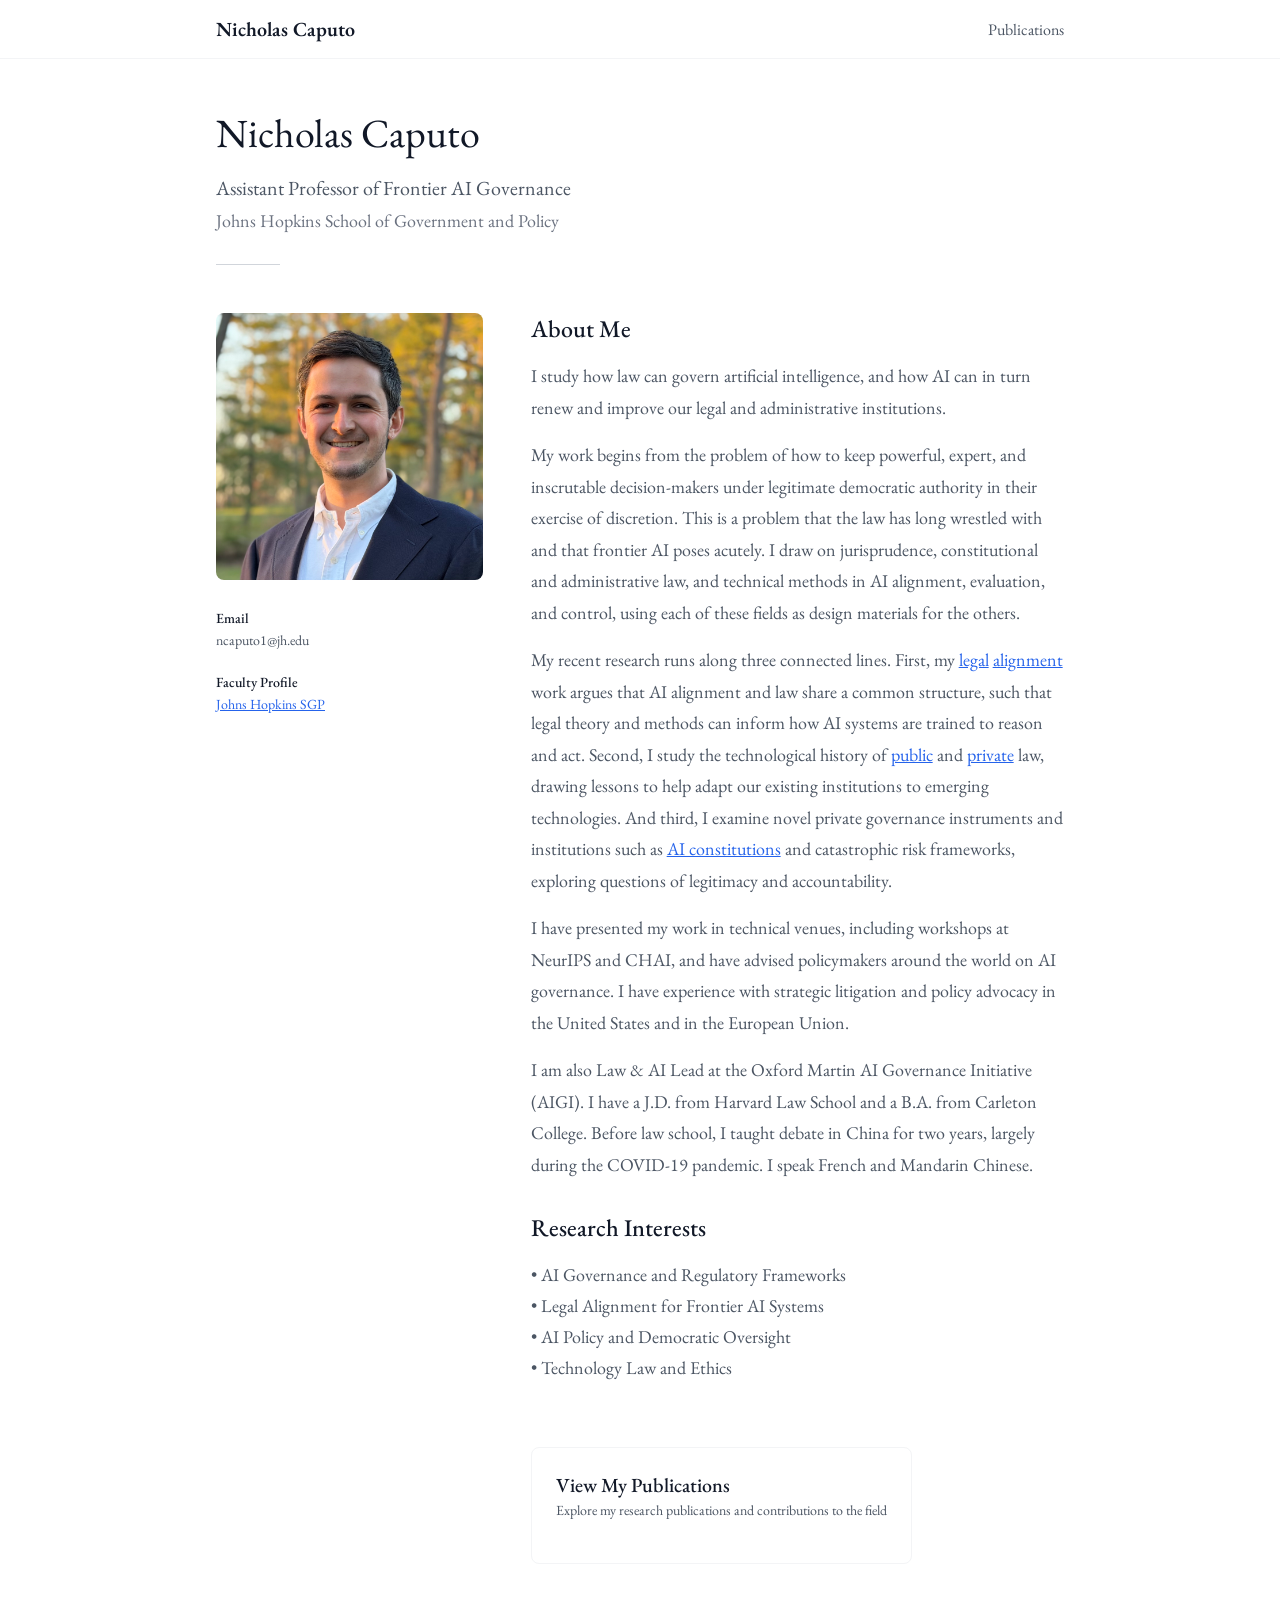
<file: index.html>
<!DOCTYPE html>
<html lang="en">
<head>
<meta charset="UTF-8">
<meta name="viewport" content="width=device-width, initial-scale=1.0">
<meta name="description" content="Assistant Professor at Johns Hopkins School of Government and Policy, focusing on legal alignment and AI institutions.">
<link rel="canonical" href="https://nicholascaputo.com/">
<title>Nicholas Caputo</title>
<link rel="icon" href="favicon.png" type="image/png">
<link rel="preconnect" href="https://fonts.googleapis.com">
<link rel="preconnect" href="https://fonts.gstatic.com" crossorigin>
<link href="https://fonts.googleapis.com/css2?family=EB+Garamond:ital,wght@0,400;0,500;0,600;1,400&display=swap" rel="stylesheet">
<link rel="stylesheet" href="styles.css">
</head>
<body>
<nav>
  <div class="nav-inner">
    <a href="/" class="nav-name">Nicholas Caputo</a>
    <div class="nav-links">
      <a href="publications.html">Publications</a>
    </div>
  </div>
</nav>
<main>
  <div style="margin-bottom:3rem">
    <h1>Nicholas Caputo</h1>
    <p class="subtitle">Assistant Professor of Frontier AI Governance</p>
    <p class="affiliation">Johns Hopkins School of Government and Policy</p>
    <div class="divider"></div>
  </div>
  <div class="grid">
    <div>
      <img src="NCaputo JHU SGP headshot.jpg" alt="Nicholas A. Caputo" class="profile-img">
      <div class="sidebar-section">
        <h3>Email</h3>
        <p>ncaputo1@jh.edu</p>
      </div>
      <div class="sidebar-section">
        <h3>Faculty Profile</h3>
        <p><a href="https://sgp.jhu.edu/people/nicholas-caputo/" target="_blank" rel="noopener noreferrer">Johns Hopkins SGP</a></p>
      </div>
    </div>
    <div class="content">
      <section>
        <h2>About Me</h2>
        <p>I study how law can govern artificial intelligence, and how AI can in turn renew and improve our legal and administrative institutions.</p>
        <p>My work begins from the problem of how to keep powerful, expert, and inscrutable decision-makers under legitimate democratic authority in their exercise of discretion. This is a problem that the law has long wrestled with and that frontier AI poses acutely. I draw on jurisprudence, constitutional and administrative law, and technical methods in AI alignment, evaluation, and control, using each of these fields as design materials for the others.</p>
        <p>My recent research runs along three connected lines. First, my <a class="inline-link" href="https://arxiv.org/abs/2601.04175" target="_blank" rel="noopener noreferrer">legal</a> <a class="inline-link" href="https://yjolt.org/alignment-jurisprudence" target="_blank" rel="noopener noreferrer">alignment</a> work argues that AI alignment and law share a common structure, such that legal theory and methods can inform how AI systems are trained to reason and act. Second, I study the technological history of <a class="inline-link" href="https://papers.ssrn.com/sol3/papers.cfm?abstract_id=6049814" target="_blank" rel="noopener noreferrer">public</a> and <a class="inline-link" href="https://law.stanford.edu/publications/quiet-enjoyment-uncovering-the-hidden-history-of-the-right-to-attention-in-private-and-public/" target="_blank" rel="noopener noreferrer">private</a> law, drawing lessons to help adapt our existing institutions to emerging technologies. And third, I examine novel private governance instruments and institutions such as <a class="inline-link" href="https://papers.ssrn.com/sol3/papers.cfm?abstract_id=6954798" target="_blank" rel="noopener noreferrer">AI constitutions</a> and catastrophic risk frameworks, exploring questions of legitimacy and accountability.</p>
        <p>I have presented my work in technical venues, including workshops at NeurIPS and CHAI, and have advised policymakers around the world on AI governance. I have experience with strategic litigation and policy advocacy in the United States and in the European Union.</p>
        <p>I am also Law & AI Lead at the Oxford Martin AI Governance Initiative (AIGI). I have a J.D. from Harvard Law School and a B.A. from Carleton College. Before law school, I taught debate in China for two years, largely during the COVID-19 pandemic. I speak French and Mandarin Chinese.</p>
      </section>
      <section>
        <h2>Research Interests</h2>
        <ul>
          <li>AI Governance and Regulatory Frameworks</li>
          <li>Legal Alignment for Frontier AI Systems</li>
          <li>AI Policy and Democratic Oversight</li>
          <li>Technology Law and Ethics</li>
        </ul>
      </section>
      <a href="publications.html" class="pub-link">
        <div>
          <h3>View My Publications</h3>
          <p>Explore my research publications and contributions to the field</p>
        </div>
      </a>
    </div>
  </div>
</main>
</body>
</html>
</file>
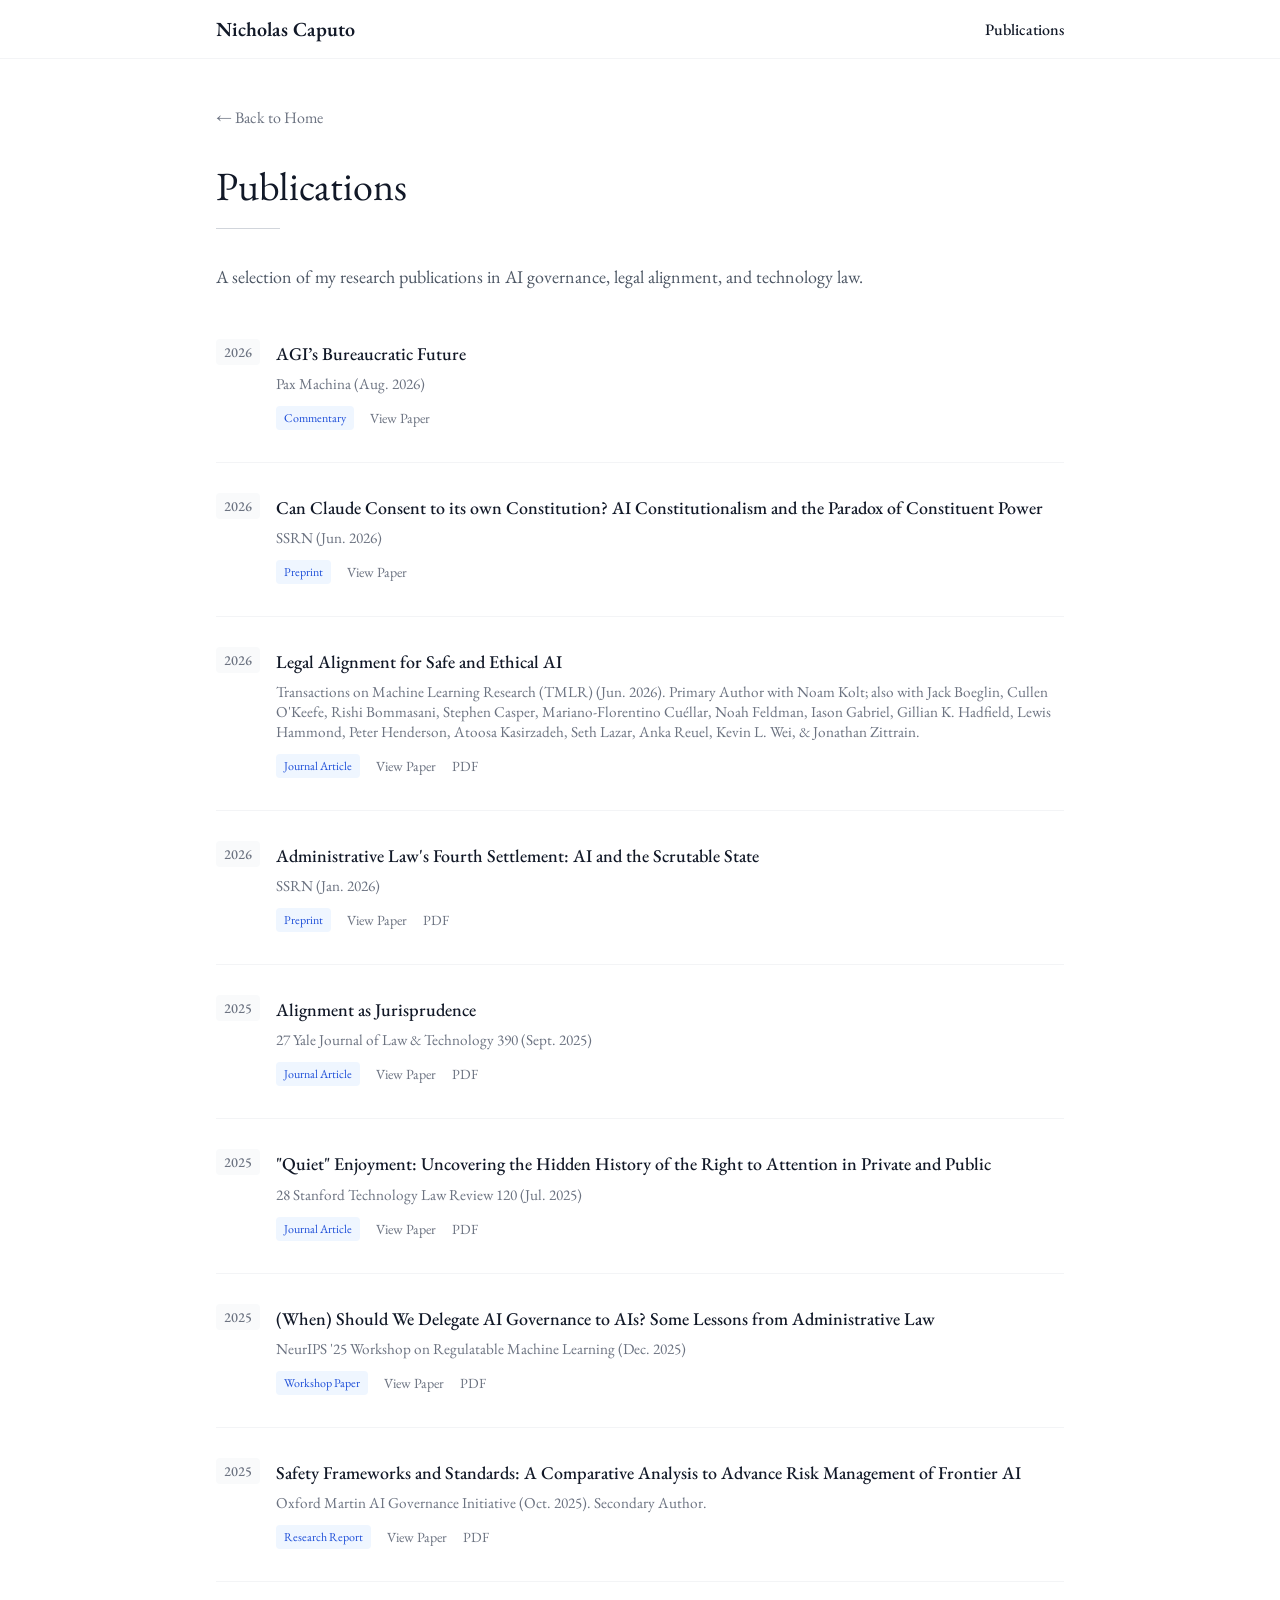
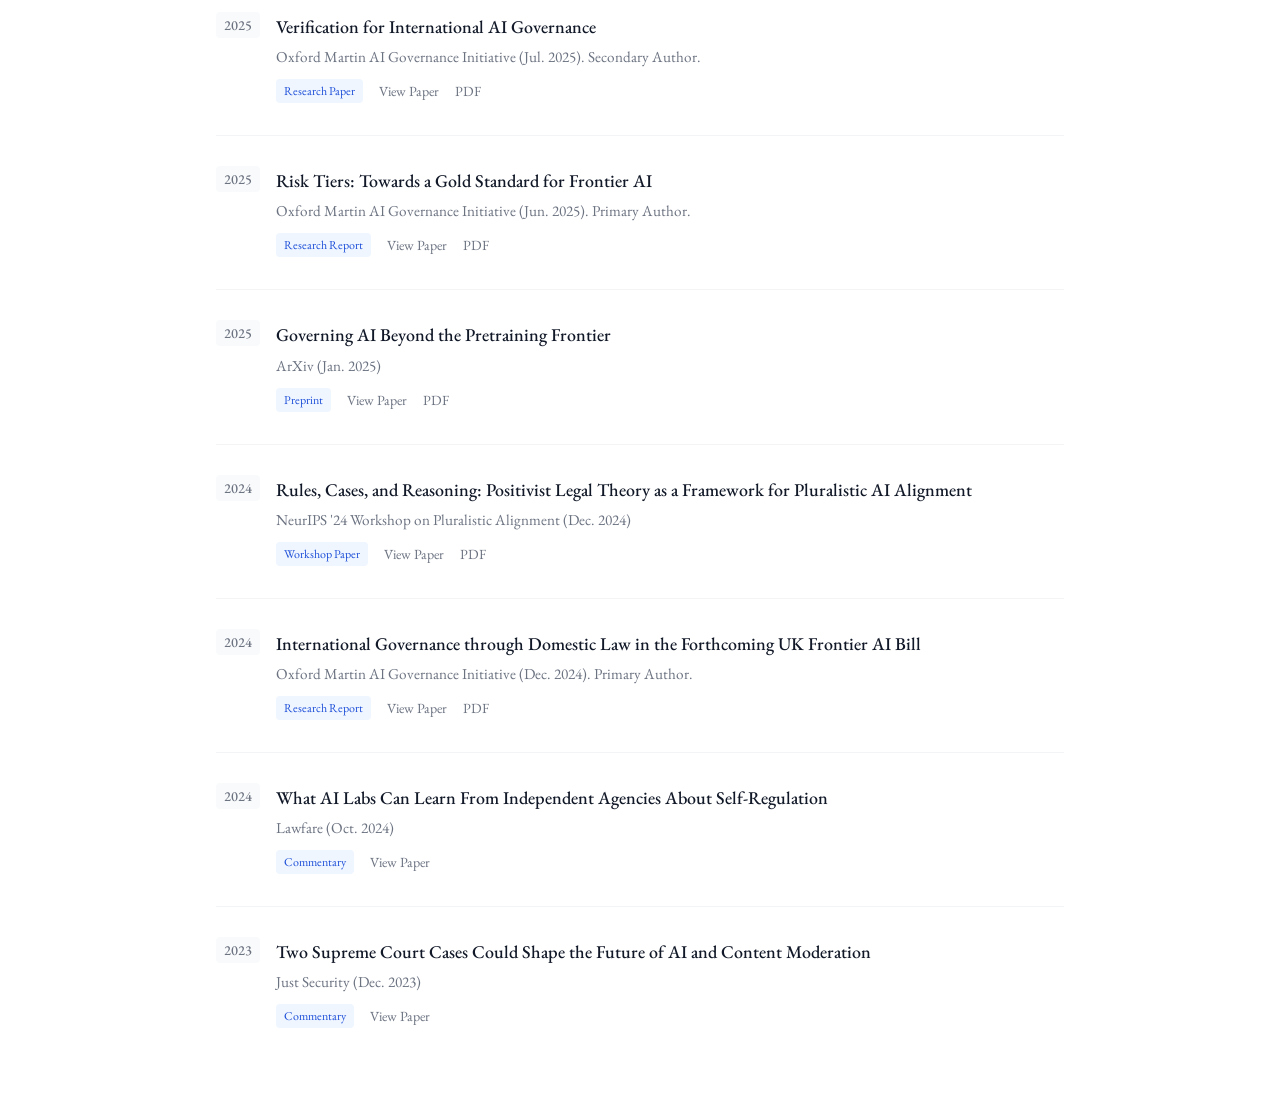
<file: publications.html>
<!DOCTYPE html>
<html lang="en">
<head>
<meta charset="UTF-8">
<meta name="viewport" content="width=device-width, initial-scale=1.0">
<meta name="description" content="Publications by Nicholas Caputo on AI governance, legal alignment, and technology law.">
<title>Publications - Nicholas Caputo</title>
<link rel="icon" href="favicon.png" type="image/png">
<link rel="preconnect" href="https://fonts.googleapis.com">
<link rel="preconnect" href="https://fonts.gstatic.com" crossorigin>
<link href="https://fonts.googleapis.com/css2?family=EB+Garamond:ital,wght@0,400;0,500;0,600;1,400&display=swap" rel="stylesheet">
<link rel="stylesheet" href="styles.css">
</head>
<body>
<nav>
  <div class="nav-inner">
    <a href="index.html" class="nav-name">Nicholas Caputo</a>
    <div class="nav-links">
      <a href="publications.html" class="active">Publications</a>
    </div>
  </div>
</nav>
<main>
  <a href="index.html" class="back-link">&larr; Back to Home</a>
  <div style="margin-bottom:3rem">
    <h1>Publications</h1>
    <div class="divider"></div>
    <p style="font-size:1.125rem;color:#4b5563;max-width:42rem;line-height:1.75">A selection of my research publications in AI governance, legal alignment, and technology law.</p>
  </div>
  <div class="pub-list">
    <article class="pub-item">
      <div class="pub-year"><span>2026</span></div>
      <div class="pub-details">
        <h3>AGI’s Bureaucratic Future</h3>
        <p class="venue">Pax Machina (Aug. 2026)</p>
        <div class="pub-meta">
          <span class="pub-type">Commentary</span>
          <a href="https://paxmachina.ai/agis-bureaucratic-future" target="_blank" rel="noopener noreferrer">View Paper</a>
        </div>
      </div>
    </article>
    <article class="pub-item">
      <div class="pub-year"><span>2026</span></div>
      <div class="pub-details">
        <h3>Can Claude Consent to its own Constitution? AI Constitutionalism and the Paradox of Constituent Power</h3>
        <p class="venue">SSRN (Jun. 2026)</p>
        <div class="pub-meta">
          <span class="pub-type">Preprint</span>
          <a href="https://papers.ssrn.com/sol3/papers.cfm?abstract_id=6954798" target="_blank" rel="noopener noreferrer">View Paper</a>
        </div>
      </div>
  </article>
    <article class="pub-item">
      <div class="pub-year"><span>2026</span></div>
      <div class="pub-details">
        <h3>Legal Alignment for Safe and Ethical AI</h3>
        <p class="venue">Transactions on Machine Learning Research (TMLR) (Jun. 2026). Primary Author with Noam Kolt; also with Jack Boeglin, Cullen O'Keefe, Rishi Bommasani, Stephen Casper, Mariano-Florentino Cuéllar, Noah Feldman, Iason Gabriel, Gillian K. Hadfield, Lewis Hammond, Peter Henderson, Atoosa Kasirzadeh, Seth Lazar, Anka Reuel, Kevin L. Wei, &amp; Jonathan Zittrain.</p>
        <div class="pub-meta">
          <span class="pub-type">Journal Article</span>
          <a href="https://www.arxiv.org/abs/2601.04175" target="_blank" rel="noopener noreferrer">View Paper</a> <a href="legal-alignment-for-safe-and-ethical-ai.pdf" target="_blank" rel="noopener noreferrer">PDF</a>
        </div>
      </div>
    </article>
      <article class="pub-item">
      <div class="pub-year"><span>2026</span></div>
      <div class="pub-details">
        <h3>Administrative Law's Fourth Settlement: AI and the Scrutable State</h3>
        <p class="venue">SSRN (Jan. 2026)</p>
        <div class="pub-meta">
          <span class="pub-type">Preprint</span>
          <a href="https://papers.ssrn.com/sol3/papers.cfm?abstract_id=6049814" target="_blank" rel="noopener noreferrer">View Paper</a> <a href="administrative-laws-fourth-settlement.pdf" target="_blank" rel="noopener noreferrer">PDF</a>
        </div>
      </div>
    </article>
    <article class="pub-item">
      <div class="pub-year"><span>2025</span></div>
      <div class="pub-details">
        <h3>Alignment as Jurisprudence</h3>
        <p class="venue">27 Yale Journal of Law &amp; Technology 390 (Sept. 2025)</p>
        <div class="pub-meta">
          <span class="pub-type">Journal Article</span>
          <a href="https://yjolt.org/alignment-jurisprudence" target="_blank" rel="noopener noreferrer">View Paper</a> <a href="alignment-as-jurisprudence.pdf" target="_blank" rel="noopener noreferrer">PDF</a>
        </div>
      </div>
    </article>
    <article class="pub-item">
      <div class="pub-year"><span>2025</span></div>
      <div class="pub-details">
        <h3>"Quiet" Enjoyment: Uncovering the Hidden History of the Right to Attention in Private and Public</h3>
        <p class="venue">28 Stanford Technology Law Review 120 (Jul. 2025)</p>
        <div class="pub-meta">
          <span class="pub-type">Journal Article</span>
          <a href="https://law.stanford.edu/publications/quiet-enjoyment-uncovering-the-hidden-history-of-the-right-to-attention-in-private-and-public/" target="_blank" rel="noopener noreferrer">View Paper</a> <a href="quiet-enjoyment.pdf" target="_blank" rel="noopener noreferrer">PDF</a>
        </div>
      </div>
    </article>
    <article class="pub-item">
      <div class="pub-year"><span>2025</span></div>
      <div class="pub-details">
        <h3>(When) Should We Delegate AI Governance to AIs? Some Lessons from Administrative Law</h3>
        <p class="venue">NeurIPS '25 Workshop on Regulatable Machine Learning (Dec. 2025)</p>
        <div class="pub-meta">
          <span class="pub-type">Workshop Paper</span>
          <a href="https://arxiv.org/abs/2509.22717" target="_blank" rel="noopener noreferrer">View Paper</a> <a href="when-should-we-delegate-ai-governance.pdf" target="_blank" rel="noopener noreferrer">PDF</a>
        </div>
      </div>
    </article>
    <article class="pub-item">
      <div class="pub-year"><span>2025</span></div>
      <div class="pub-details">
        <h3>Safety Frameworks and Standards: A Comparative Analysis to Advance Risk Management of Frontier AI</h3>
        <p class="venue">Oxford Martin AI Governance Initiative (Oct. 2025). Secondary Author.</p>
        <div class="pub-meta">
          <span class="pub-type">Research Report</span>
          <a href="https://aigi.ox.ac.uk/publications/safety-frameworks-and-standards-a-comparative-analysis-to-advance-risk-management-of-frontier-ai/" target="_blank" rel="noopener noreferrer">View Paper</a>
          <a href="safety-frameworks-and-standards.pdf" target="_blank" rel="noopener noreferrer">PDF</a>
        </div>
      </div>
    </article>
    <article class="pub-item">
      <div class="pub-year"><span>2025</span></div>
      <div class="pub-details">
        <h3>Verification for International AI Governance</h3>
        <p class="venue">Oxford Martin AI Governance Initiative (Jul. 2025). Secondary Author.</p>
        <div class="pub-meta">
          <span class="pub-type">Research Paper</span>
          <a href="https://aigi.ox.ac.uk/publications/verification-for-international-ai-governance/" target="_blank" rel="noopener noreferrer">View Paper</a> <a href="verification-for-international-ai-governance.pdf" target="_blank" rel="noopener noreferrer">PDF</a>
        </div>
      </div>
    </article>
    <article class="pub-item">
      <div class="pub-year"><span>2025</span></div>
      <div class="pub-details">
        <h3>Risk Tiers: Towards a Gold Standard for Frontier AI</h3>
        <p class="venue">Oxford Martin AI Governance Initiative (Jun. 2025). Primary Author.</p>
        <div class="pub-meta">
          <span class="pub-type">Research Report</span>
          <a href="https://aigi.ox.ac.uk/publications/risk-tiers-towards-a-gold-standard-for-advanced-ai/" target="_blank" rel="noopener noreferrer">View Paper</a> <a href="risk-tiers.pdf" target="_blank" rel="noopener noreferrer">PDF</a>
        </div>
      </div>
    </article>
    <article class="pub-item">
      <div class="pub-year"><span>2025</span></div>
      <div class="pub-details">
        <h3>Governing AI Beyond the Pretraining Frontier</h3>
        <p class="venue">ArXiv (Jan. 2025)</p>
        <div class="pub-meta">
          <span class="pub-type">Preprint</span>
          <a href="https://arxiv.org/abs/2502.15719" target="_blank" rel="noopener noreferrer">View Paper</a> <a href="governing-ai-beyond-the-pretraining-frontier.pdf" target="_blank" rel="noopener noreferrer">PDF</a>
        </div>
      </div>
    </article>
    <article class="pub-item">
      <div class="pub-year"><span>2024</span></div>
      <div class="pub-details">
        <h3>Rules, Cases, and Reasoning: Positivist Legal Theory as a Framework for Pluralistic AI Alignment</h3>
        <p class="venue">NeurIPS '24 Workshop on Pluralistic Alignment (Dec. 2024)</p>
        <div class="pub-meta">
          <span class="pub-type">Workshop Paper</span>
          <a href="https://arxiv.org/abs/2410.17271" target="_blank" rel="noopener noreferrer">View Paper</a>
          <a href="rules-cases-and-reasoning.pdf" target="_blank" rel="noopener noreferrer">PDF</a>
        </div>
      </div>
    </article>
    <article class="pub-item">
      <div class="pub-year"><span>2024</span></div>
      <div class="pub-details">
        <h3>International Governance through Domestic Law in the Forthcoming UK Frontier AI Bill</h3>
        <p class="venue">Oxford Martin AI Governance Initiative (Dec. 2024). Primary Author.</p>
        <div class="pub-meta">
          <span class="pub-type">Research Report</span>
          <a href="https://aigi.ox.ac.uk/publications/international-governance-through-domestic-law-in-the-forthcoming-uk-frontier-ai-bill/" target="_blank" rel="noopener noreferrer">View Paper</a> <a href="international-governance-through-domestic-law.pdf" target="_blank" rel="noopener noreferrer">PDF</a>
        </div>
      </div>
    </article>
    <article class="pub-item">
      <div class="pub-year"><span>2024</span></div>
      <div class="pub-details">
        <h3>What AI Labs Can Learn From Independent Agencies About Self-Regulation</h3>
        <p class="venue">Lawfare (Oct. 2024)</p>
        <div class="pub-meta">
          <span class="pub-type">Commentary</span>
          <a href="https://www.lawfaremedia.org/article/what-ai-labs-can-learn-from-independent-agencies-about-self-regulation" target="_blank" rel="noopener noreferrer">View Paper</a>
        </div>
      </div>
    </article>
    <article class="pub-item">
      <div class="pub-year"><span>2023</span></div>
      <div class="pub-details">
        <h3>Two Supreme Court Cases Could Shape the Future of AI and Content Moderation</h3>
        <p class="venue">Just Security (Dec. 2023)</p>
        <div class="pub-meta">
          <span class="pub-type">Commentary</span>
          <a href="https://www.justsecurity.org/90683/two-supreme-court-cases-could-shape-the-future-of-ai-and-content-moderation/" target="_blank" rel="noopener noreferrer">View Paper</a>
        </div>
      </div>
    </article>
  </div>
</main>
</body>
</html>
</file>
<file: styles.css>
* { margin: 0; padding: 0; box-sizing: border-box; }
body { font-family: 'EB Garamond', Georgia, serif; color: #111827; background: #fff; }
a { color: inherit; text-decoration: none; }
nav { border-bottom: 1px solid #f3f4f6; }
.nav-inner { max-width: 56rem; margin: 0 auto; padding: 1rem 1.5rem; display: flex; justify-content: space-between; align-items: center; }
.nav-name { font-size: 1.25rem; font-weight: 600; }
.nav-links { display: flex; gap: 2rem; }
.nav-links a { color: #4b5563; transition: color 0.2s; }
.nav-links a:hover, .nav-links a.active { color: #111827; font-weight: 500; }
main { max-width: 56rem; margin: 0 auto; padding: 3rem 1.5rem; }
h1 { font-size: 2.5rem; font-weight: 300; margin-bottom: 1rem; }
.subtitle { font-size: 1.25rem; color: #4b5563; font-weight: 300; margin-bottom: 0.5rem; }
.affiliation { font-size: 1.125rem; color: #6b7280; margin-bottom: 2rem; }
.divider { width: 4rem; height: 1px; background: #d1d5db; margin-bottom: 2rem; }
.grid { display: grid; grid-template-columns: 1fr 2fr; gap: 3rem; }
@media (max-width: 768px) { .grid { grid-template-columns: 1fr; } h1 { font-size: 2rem; } }
.profile-img { width: 100%; aspect-ratio: 1; object-fit: cover; border-radius: 0.5rem; background: #f3f4f6; }
.sidebar-section { margin-top: 1.5rem; }
.sidebar-section h3 { font-weight: 500; margin-bottom: 0.25rem; font-size: 0.875rem; }
.sidebar-section p { color: #4b5563; font-size: 0.875rem; }
.sidebar-section a { color: #2563eb; text-decoration: underline; }
.sidebar-section a:hover { color: #1e40af; }
h2 { font-size: 1.5rem; font-weight: 500; margin-bottom: 1rem; }
.content section { margin-bottom: 2rem; }
.content p { color: #4b5563; line-height: 1.75; font-size: 1.125rem; margin-bottom: 1rem; }
.content ul { list-style: none; padding: 0; }
.content li { color: #4b5563; font-size: 1.125rem; padding: 0.25rem 0; }
.content li::before { content: "• "; }
.content a.inline-link { color: #2563eb; text-decoration: underline; }
.content a.inline-link:hover { color: #1e40af; }
.pub-link { display: inline-flex; align-items: center; gap: 0.75rem; padding: 1.5rem; border: 1px solid #f3f4f6; border-radius: 0.5rem; transition: all 0.2s; margin-top: 2rem; }
.pub-link:hover { border-color: #e5e7eb; box-shadow: 0 1px 3px rgba(0,0,0,0.05); }
.pub-link h3 { font-size: 1.25rem; font-weight: 500; }
.pub-link p { color: #4b5563; font-size: 0.875rem; }
/* Publications page */
.back-link { display: inline-flex; align-items: center; gap: 0.5rem; color: #6b7280; margin-bottom: 2rem; transition: color 0.2s; }
.back-link:hover { color: #374151; }
.pub-list { display: flex; flex-direction: column; gap: 2rem; }
.pub-item { border-bottom: 1px solid #f3f4f6; padding-bottom: 2rem; display: flex; gap: 1rem; flex-wrap: wrap; }
.pub-item:last-child { border-bottom: none; }
.pub-year { flex-shrink: 0; }
.pub-year span { font-size: 0.875rem; font-weight: 500; color: #6b7280; background: #f9fafb; padding: 0.25rem 0.5rem; border-radius: 0.25rem; }
.pub-details { flex: 1; min-width: 0; }
.pub-details h3 { font-size: 1.125rem; font-weight: 500; margin-bottom: 0.5rem; line-height: 1.4; }
.pub-details .venue { color: #6b7280; margin-bottom: 0.75rem; font-size: 0.95rem; }
.pub-meta { display: flex; align-items: center; gap: 1rem; flex-wrap: wrap; }
.pub-type { font-size: 0.75rem; background: #eff6ff; color: #1d4ed8; padding: 0.25rem 0.5rem; border-radius: 0.25rem; }
.pub-meta a { font-size: 0.875rem; color: #6b7280; transition: color 0.2s; }
.pub-meta a:hover { color: #374151; }
.about-section {
  display: flow-root;
}

.about-img {
  float: right;
  width: clamp(180px, 30vw, 260px);
  margin: 0.35rem 0 1.25rem 2rem;
  border-radius: 8px;
}

@media (max-width: 700px) {
  .about-img {
    float: none;
    display: block;
    width: min(260px, 100%);
    margin: 0 0 1.5rem 0;
  }
}
</file>
